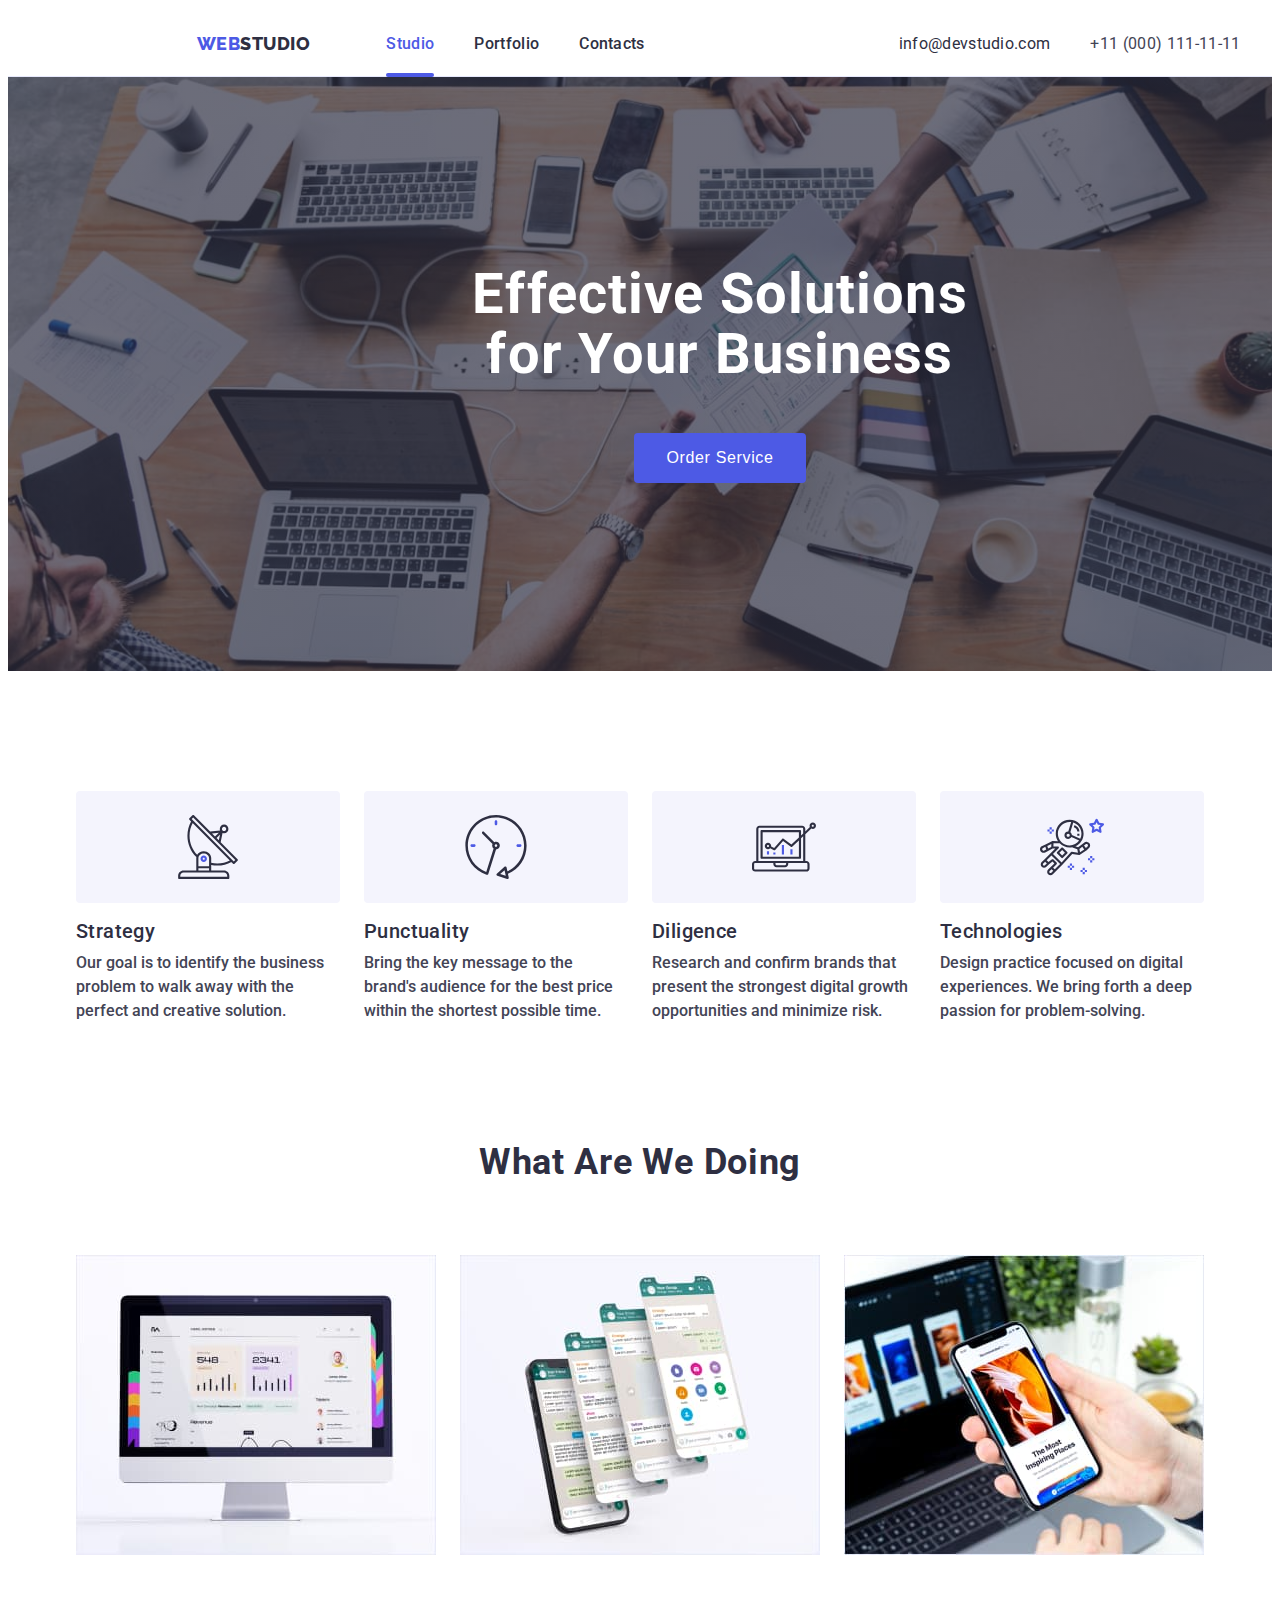
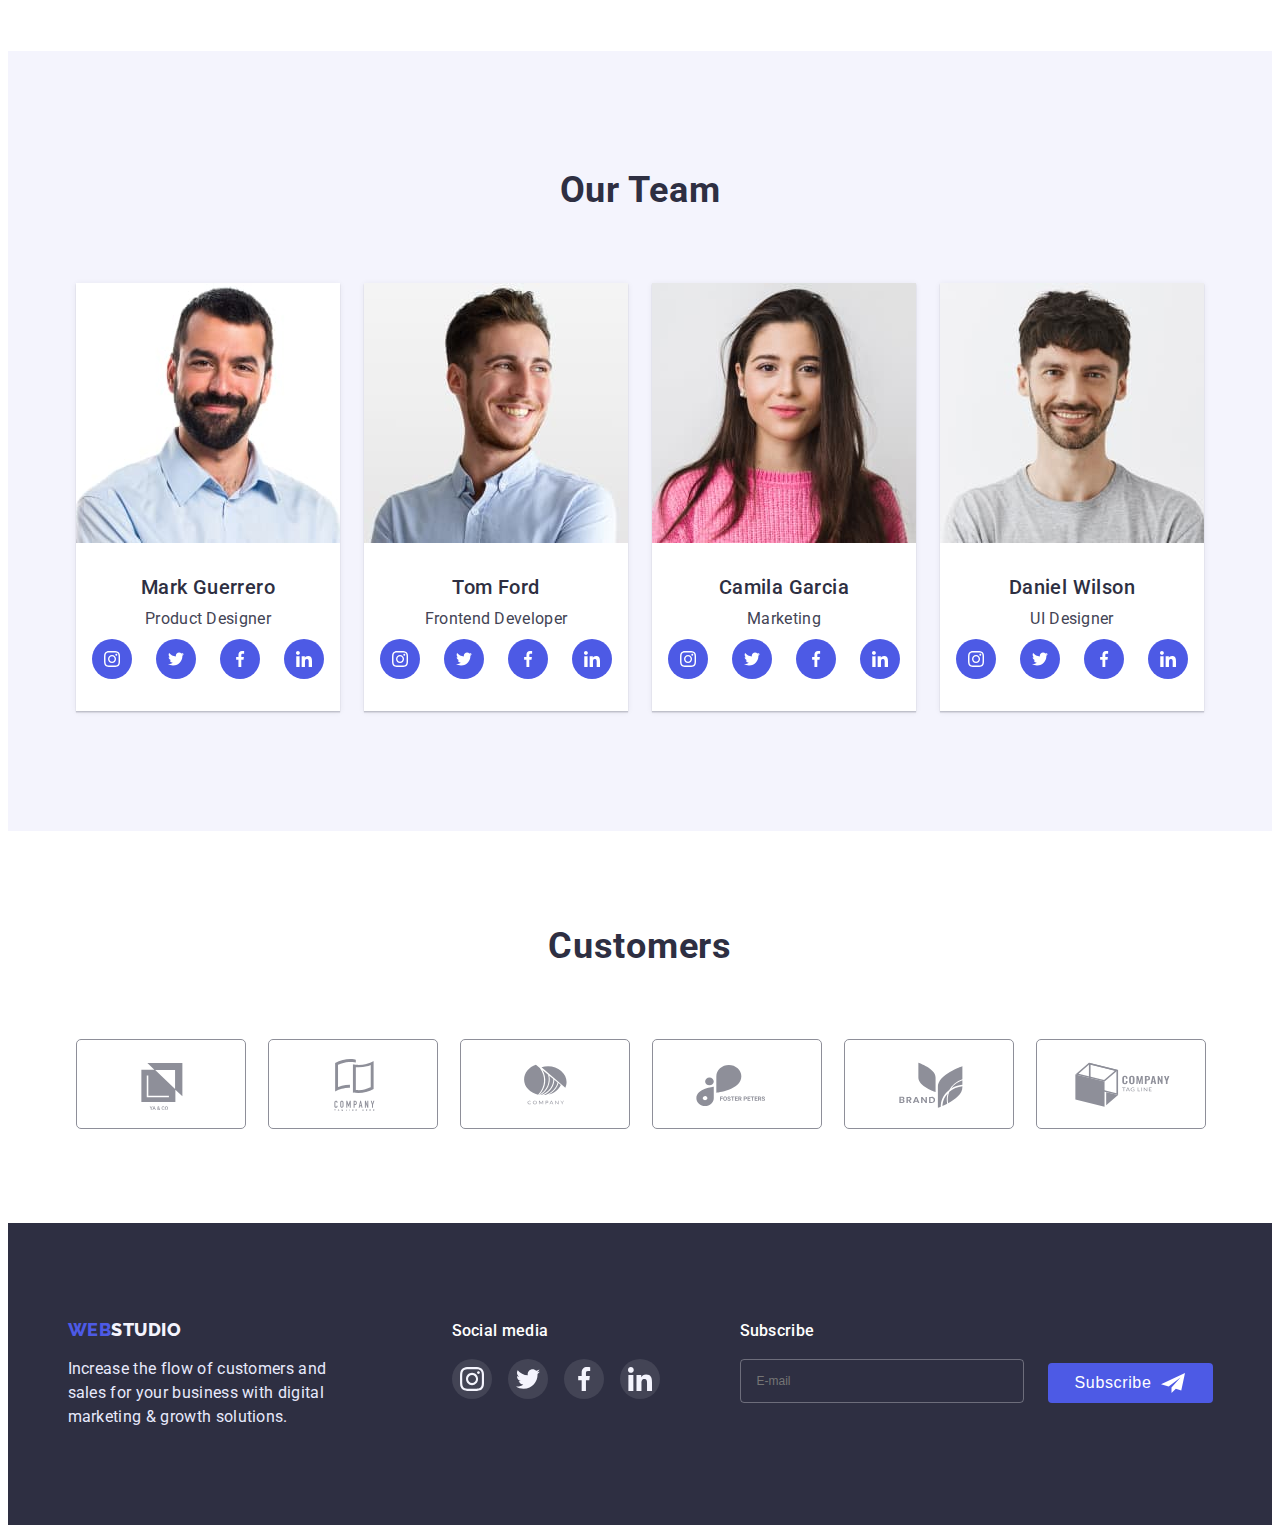
<file: index.html>
<!DOCTYPE html>
<html lang="en">
  <head>
    <meta charset="UTF-8" />
    <meta http-equiv="X-UA-Compatible" content="IE=edge" />
    <meta name="viewport" content="width=device-width, initial-scale=1.0" />
    <title>Webstudio</title>
    <link rel="preconnect" href="https://fonts.googleapis.com" />
    <link rel="preconnect" href="https://fonts.gstatic.com" crossorigin />
    <link
      href="https://fonts.googleapis.com/css2?family=Raleway:wght@800&family=Roboto:wght@400;500;700;900&display=swap"
      rel="stylesheet"
    />
    <link
      rel="stylesheet"
      href="https://cdnjs.cloudflare.com/ajax/libs/modern-normalize/1.1.0/modern-normalize.min.css"
      integrity="sha512-wpPYUAdjBVSE4KJnH1VR1HeZfpl1ub8YT/NKx4PuQ5NmX2tKuGu6U/JRp5y+Y8XG2tV+wKQpNHVUX03MfMFn9Q=="
      crossorigin="anonymous"
      referrerpolicy="no-referrer"
    />
    <link rel="stylesheet" href="./css/styles.css" />
    <link rel="stylesheet" href="./css/mobile.css" />
    <link rel="stylesheet" href="./css/tablet.css" />
    <link rel="stylesheet" href="./css/desktop.css" />
  </head>
  <body>
    <!-- Site header -->
    <header class="header">
      <div class="container header-container">
        <nav class="header-navigation">
          <a href="./index.html" class="logo link"
            ><span class="accent">Web</span>Studio</a
          >
          <ul class="site-nav list">
            <li>
              <a href="./index.html" class="link-header current link">Studio</a>
            </li>
            <li>
              <a href="./portfolio.html" class="link-header link">Portfolio</a>
            </li>
            <li><a href="#" class="link-header link">Contacts</a></li>
          </ul>
        </nav>
        <address class="address">
          <ul class="auth-nav list">
            <li>
              <a href="mailto:info@devstudio.com" class="link-mail link"
                >info@devstudio.com</a
              >
            </li>
            <li>
              <a href="tel:+110001111111" class="link-tel link"
                >+11 (000) 111-11-11</a
              >
            </li>
          </ul>
        </address>
        <btn class="menu-open-btn" data-menu-open>
          <svg class="menu-open-icon" width="32" height="22">
            <use href="./images/symbol-defs.svg#icon-charm_menu-hamburger"></use>
          </svg></button>
        <!-- <btn class="menu-open-btn" data-menu-open><img class="gamburger" src="./images/charm_menu-hamburger.jpg"></button> -->
      </div>
      <div class="mob-menu is-hidden" data-menu>
        <div class="container mob-container">
          <div>
            <btn class="modal-close" type="button" data-menu-close>
              <svg class="modal-icon" width="8" height="8">
                <use
                  href="./images/symbol-defs.svg#icon-close-black-18dp-2-1"
                ></use>
              </svg>
            </btn>
            <nav>
              <ul class="mob-menu-list list">
                <li class="mob-menu-item">
                  <a href="./index.html" class="mob-menu-link current link">Studio</a>
                </li>
                <li class="mob-menu-item">
                  <a href="#" class="mob-menu-link link">Portfolio</a>
                </li>
                <li class="mob-menu-item">
                  <a href="#" class="mob-menu-link link">Contacts</a>
                </li>
              </ul>
            </nav>
          </div>
            <div class="mob-menu-kontakt ">
            <a href="tel:+110001111111" class="mob-menu-tel link"
                    >+11 (000) 111-11-11</a>
                    <a href="mailto:info@devstudio.com" class="mob-menu-mail link"
                    >info@devstudio.com</a>
                              <ul class="mob-soc-list list">
                    <li class="mob-soc-item">
                      <a href="" class="mob-soc-link link">
                        <svg class="mob-soc-icon" width="16" height="16">
                          <use
                            href="./images/symbol-defs.svg#icon-instagram-2"
                          ></use>
                        </svg>
                      </a>
                    </li>
                    <li class="mob-soc-item">
                      <a href="" class="mob-soc-link link">
                        <svg class="mob-soc-icon" width="16" height="16">
                          <use
                            href="./images/symbol-defs.svg#icon-twitter-1"
                          ></use>
                        </svg>
                      </a>
                    </li>
                    <li class="mob-soc-item">
                      <a href="" class="mob-soc-link link">
                        <svg class="mob-soc-icon" width="16" height="16">
                          <use
                            href="./images/symbol-defs.svg#icon-facebook-1"
                          ></use>
                        </svg>
                      </a>
                    </li>
                    <li class="mob-soc-item">
                      <a href="" class="mob-soc-link link">
                        <svg class="mob-soc-icon" width="16" height="16">
                          <use
                            href="./images/symbol-defs.svg#icon-linkedin-1"
                          ></use>
                        </svg>
                      </a>
                    </li>
                  </ul> 
              </div>
        </div>       
          </header>
    <!-- Hero -->
    <main>
      <section class="hero">
        <div class="container hero-container">
          <h1 class="hero-title">Effective Solutions for Your Business</h1>
          <button class="button" data-modal-open type="button">
            Order Service
          </button>
        </div>
      </section>
      <!-- Features -->
      <section class="features">
        <div class="container features-container">
          <h2 class="visually-hidden">Our Features</h2>
          <ul class="features-list list">
            <li class="features-item">
              <div class="features-icon">
                <svg class="feature-icon" widht="64" height="64">
                  <use href="./images/symbol-defs.svg#icon-antenna-1"></use>
                </svg>
              </div>
              <h3 class="title">Strategy</h3>
              <p class="features-subtitle">
                Our goal is to identify the business problem to walk away with
                the perfect and creative solution.
              </p>
            </li>
            <li class="features-item">
              <div class="features-icon">
                <svg class="feature-icon" widht="64" height="64">
                  <use href="./images/symbol-defs.svg#icon-clock-1"></use>
                </svg>
              </div>
              <h3 class="title">Punctuality</h3>
              <p class="features-subtitle">
                Bring the key message to the brand's audience for the best price
                within the shortest possible time.
              </p>
            </li>
            <li class="features-item">
              <div class="features-icon">
                <svg class="feature-icon" width="64" height="64">
                  <use href="./images/symbol-defs.svg#icon-diagram-1"></use>
                </svg>
              </div>
              <h3 class="title">Diligence</h3>
              <p class="features-subtitle">
                Research and confirm brands that present the strongest digital
                growth opportunities and minimize risk.
              </p>
            </li>
            <li class="features-item">
              <div class="features-icon">
                <svg class="feature-icon" width="64" height="64">
                  <use href="./images/symbol-defs.svg#icon-astronaut-1"></use>
                </svg>
              </div>
              <h3 class="title">Technologies</h3>
              <p class="features-subtitle">
                Design practice focused on digital experiences. We bring forth a
                deep passion for problem-solving.
              </p>
            </li>
          </ul>
        </div>
      </section>
      <!-- work examples -->
      <section class="examples">
        <div class="container examples-container">
          <h2 class="section-title">What are we doing</h2>
          <ul class="examples-list list">
            <!--  class="examples-item" -->
            <li class="examples-item">
              <img
              srcset="./images/monitor_2.jpg 2x"
                src="./images/monitor.jpg"
                alt="computer monitor"
                width="360"
                height="300"
              />
            </li>
            <li class="examples-item">
              <img
              srcset="./images/application_2.jpg 2x"
                src="./images/application.jpg"
                alt="application on the phone"
                width="360"
                height="300"
              />
            </li>
            <li class="examples-item">
              <img
              srcset="./images/telefon_2.jpg 2x"
                src="./images/telefon.jpg"
                alt="mobile telefon"
                width="360"
                height="300"
              />
            </li>
          </ul>
        </div>
      </section>
      <!-- Our Team -->
      <section class="team">
        <div class="container team-container">
          <h2 class="title-our-team">Our Team</h2>
          <ul class="team-list list">
            <li class="pic">
              <img
              srcset="./images/Mark_Guerrero_des_2.jpg 2x"
                src="./images/Mark_Guerrero.jpg"
                alt="Product Designer Mark_Guerrero"
                width="264"
                height="260"
              />
              <div class="team-desc">
                <h3 class="team-title">Mark Guerrero</h3>
                <p class="team-subtitle">Product Designer</p>
                <ul class="team-soc-list list">
                  <li class="team-soc-item">
                    <a href="" class="team-soc-link link">
                      <svg class="team-soc-icon" width="16" height="16">
                        <use
                          href="./images/symbol-defs.svg#icon-instagram-2"
                        ></use>
                      </svg>
                    </a>
                  </li>
                  <li class="team-soc-item">
                    <a href="" class="team-soc-link link">
                      <svg class="team-soc-icon" width="16" height="16">
                        <use
                          href="./images/symbol-defs.svg#icon-twitter-1"
                        ></use>
                      </svg>
                    </a>
                  </li>
                  <li class="team-soc-item">
                    <a href="" class="team-soc-link link">
                      <svg class="team-soc-icon" width="16" height="16">
                        <use
                          href="./images/symbol-defs.svg#icon-facebook-1"
                        ></use>
                      </svg>
                    </a>
                  </li>
                  <li class="team-soc-item">
                    <a href="" class="team-soc-link link">
                      <svg class="team-soc-icon" width="16" height="16">
                        <use
                          href="./images/symbol-defs.svg#icon-linkedin-1"
                        ></use>
                      </svg>
                    </a>
                  </li>
                </ul>
              </div>
            </li>
            <li class="pic">
              <img
              srcset="./images/Tom_Ford_des_2.jpg 2x"
                src="./images/Tom_Ford.jpg"
                alt="Frontend Developer Tom Ford"
                width="264"
                height="260"
              />
              <div class="team-desc">
                <h3 class="team-title">Tom Ford</h3>
                <p class="team-subtitle">Frontend Developer</p>
                <ul class="team-soc-list list">
                  <li class="team-soc-item">
                    <a href="" class="team-soc-link link">
                      <svg class="team-soc-icon" width="16" height="16">
                        <use
                          href="./images/symbol-defs.svg#icon-instagram-2"
                        ></use>
                      </svg>
                    </a>
                  </li>
                  <li class="team-soc-item">
                    <a href="" class="team-soc-link link">
                      <svg class="team-soc-icon" width="16" height="16">
                        <use
                          href="./images/symbol-defs.svg#icon-twitter-1"
                        ></use>
                      </svg>
                    </a>
                  </li>
                  <li class="team-soc-item">
                    <a href="" class="team-soc-link link">
                      <svg class="team-soc-icon" width="16" height="16">
                        <use
                          href="./images/symbol-defs.svg#icon-facebook-1"
                        ></use>
                      </svg>
                    </a>
                  </li>
                  <li class="team-soc-item">
                    <a href="" class="team-soc-link link">
                      <svg class="team-soc-icon" width="16" height="16">
                        <use
                          href="./images/symbol-defs.svg#icon-linkedin-1"
                        ></use>
                      </svg>
                    </a>
                  </li>
                </ul>
              </div>
            </li>
            <li class="pic">
              <img
              srcset="./images/Camila_Garcia_des_2.jpg 2x"
                src="./images/Camila_Garcia.jpg"
                alt="Marketing Camila Garcia"
                width="264"
                height="260"
              />
              <div class="team-desc">
                <h3 class="team-title">Camila Garcia</h3>
                <p class="team-subtitle">Marketing</p>
                <ul class="team-soc-list list">
                  <li class="team-soc-item">
                    <a href="" class="team-soc-link link">
                      <svg class="team-soc-icon" width="16" height="16">
                        <use
                          href="./images/symbol-defs.svg#icon-instagram-2"
                        ></use>
                      </svg>
                    </a>
                  </li>
                  <li class="team-soc-item">
                    <a href="" class="team-soc-link link">
                      <svg class="team-soc-icon" width="16" height="16">
                        <use
                          href="./images/symbol-defs.svg#icon-twitter-1"
                        ></use>
                      </svg>
                    </a>
                  </li>
                  <li class="team-soc-item">
                    <a href="" class="team-soc-link link">
                      <svg class="team-soc-icon" width="16" height="16">
                        <use
                          href="./images/symbol-defs.svg#icon-facebook-1"
                        ></use>
                      </svg>
                    </a>
                  </li>
                  <li class="team-soc-item">
                    <a href="" class="team-soc-link link">
                      <svg class="team-soc-icon" width="16" height="16">
                        <use
                          href="./images/symbol-defs.svg#icon-linkedin-1"
                        ></use>
                      </svg>
                    </a>
                  </li>
                </ul>
              </div>
            </li>
            <li class="pic">
              <img
              srcset="./images/Daniel_Wilson_des_2.jpg 2x"
                src="./images/Daniel_Wilson.jpg"
                alt="UI Designer Daniel Wilson"
                width="264"
                height="260"
              />
              <div class="team-desc">
                <h3 class="team-title">Daniel Wilson</h3>
                <p class="team-subtitle">UI Designer</p>
                <ul class="team-soc-list list">
                  <li class="team-soc-item">
                    <a href="" class="team-soc-link link">
                      <svg class="team-soc-icon" width="16" height="16">
                        <use
                          href="./images/symbol-defs.svg#icon-instagram-2"
                        ></use>
                      </svg>
                    </a>
                  </li>
                  <li class="team-soc-item">
                    <a href="" class="team-soc-link link">
                      <svg class="team-soc-icon" width="16" height="16">
                        <use
                          href="./images/symbol-defs.svg#icon-twitter-1"
                        ></use>
                      </svg>
                    </a>
                  </li>
                  <li class="team-soc-item">
                    <a href="" class="team-soc-link link">
                      <svg class="team-soc-icon" width="16" height="16">
                        <use
                          href="./images/symbol-defs.svg#icon-facebook-1"
                        ></use>
                      </svg>
                    </a>
                  </li>
                  <li class="team-soc-item">
                    <a href="" class="team-soc-link link">
                      <svg class="team-soc-icon" width="16" height="16">
                        <use
                          href="./images/symbol-defs.svg#icon-linkedin-1"
                        ></use>
                      </svg>
                    </a>
                  </li>
                </ul>
              </div>
            </li>
          </ul>
        </div>
      </section>
      
      <!-- ----------Customers--------- -->
      <section class="customers">
        <div class="container customers-container">
          <h2 class="section-title">Customers</h2>
          <ul class="customers-list list">
            <li class="customers-item">
              <a href="" class="customers-link link">
                <svg class="customers-icon" width="104" height="56">
                  <use href="./images/symbol-defs.svg#icon-Logo"></use>
                </svg>
              </a>
            </li>
            <li class="customers-item">
              <a href="" class="customers-link link">
                <svg class="customers-icon" width="104" height="56">
                  <use href="./images/symbol-defs.svg#icon-Logo_2"></use>
                </svg>
              </a>
            </li>
            <li class="customers-item">
              <a href="" class="customers-link link">
                <svg class="customers-icon" width="104" height="56">
                  <use href="./images/symbol-defs.svg#icon-Logo_3"></use>
                </svg>
              </a>
            </li>
            <li class="customers-item">
              <a href="" class="customers-link link">
                <svg class="customers-icon" width="104" height="56">
                  <use href="./images/symbol-defs.svg#icon-Logo_4"></use>
                </svg>
              </a>
            </li>
            <li class="customers-item">
              <a href="" class="customers-link link">
                <svg class="customers-icon" widht="104" height="56">
                  <use href="./images/symbol-defs.svg#icon-Logo_5"></use>
                </svg>
              </a>
            </li>
            <li class="customers-item">
              <a href="" class="customers-link link">
                <svg class="customers-icon" widht="104" height="56">
                  <use href="./images/symbol-defs.svg#icon-Logo_6"></use>
                </svg>
              </a>
            </li>
          </ul>
        </div>
      </section>
    </main>
    <!-- ------------ Footer----------- -->
    <footer class="footer">
      <div class="container footer-container">
        <div class="webstudio">
          <a href="./index.html" class="logo-footer link"
            ><span class="accent">Web</span>Studio</a
          >
          <p class="footer-subtitle">
            Increase the flow of customers and sales for your business with
            digital marketing & growth solutions.
          </p>
        </div>
        <div class="socialmedia">
          <p class="soc-footer-subtitle">Social media</p>
          <ul class="soc-footer-list list">
            <li class="soc-footer-item">
              <a href="" class="soc-footer-link link">
                <svg class="footer-icon" width="24" height="24">
                  <use href="./images/symbol-defs.svg#icon-instagram-2"></use>
                </svg>
              </a>
            </li>
            <li class="soc-footer-item">
              <a href="" class="soc-footer-link link">
                <svg class="footer-icon" width="24" height="24">
                  <use href="./images/symbol-defs.svg#icon-twitter-1"></use>
                </svg>
              </a>
            </li>
            <li class="soc-footer-item">
              <a href="" class="soc-footer-link link">
                <svg class="footer-icon" width="24" height="24">
                  <use href="./images/symbol-defs.svg#icon-facebook-1"></use>
                </svg>
              </a>
            </li>
            <li class="soc-footer-item">
              <a href="" class="soc-footer-link link">
                <svg class="footer-icon" width="24" height="24">
                  <use href="./images/symbol-defs.svg#icon-linkedin-1"></use>
                </svg>
              </a>
            </li>
          </ul>
        </div>
        <form class="subscribe-form">
          <div class="subscribe-wrap">
            <label class="subscribe-text">Subscribe</label>  
              <input
                type="email"
                class="subscribe-input"
                name="subscribe-email"
                placeholder="E-mail"
                required
              /> 
          </div>
          <button type="submit" class="subscribe-form-submit">Subscribe
            <svg class="subscribe-icon" width="24" height="24">
              <use href="./images/symbol-defs.svg#icon-Frame-3"></use>
            </svg>
          </button>
        </div>      
      </form>
    </footer>
    <!-- ----------- Modal--------- -->
    <div class="backdrop is-hidden" data-modal>
      <div class="modal">
          <btn class="modal-close" type="button" data-modal-close>
            <svg class="modal-icon" width="8" height="8">
              <use
                href="./images/symbol-defs.svg#icon-close-black-18dp-2-1"
              ></use>
            </svg>
          </btn>        
        <p class="modal-title">Leave your contacts and we will call you back</p>
        <form class="modal-form">
          <div class="modal-field">
            <label for="user-name" class="modal-input-text">Name</label>
            <div class="input-wrap">
              <input
                type="text"
                class="modal-input"
                name="user-name"
                id="user-name"
                placeholder="Olena"
                required
              />
              <svg class="modal-input-icon" width="18" height="18">
                <use href="./images/symbol-defs.svg#icon-person-black"></use>
              </svg>
            </div>
          </div>
          <div class="modal-field">
            <label for="user-phone" class="modal-input-text">Phone</label>
            <div class="input-wrap">
              <input
                type="tel"
                class="modal-input"
                name="user-phone"
                id="user-phone"
                placeholder="+380 (67) 111-11-11"
                required
              />
              <svg class="modal-input-icon" width="18" height="18">
                <use href="./images/symbol-defs.svg#icon-phone"></use>
              </svg>
            </div>
          </div>
          <div class="modal-field">
            <label for="user-email" class="modal-input-text">Email</label>
            <div class="input-wrap">
              <input
                type="email"
                class="modal-input"
                name="user-email"
                id="user-email"
                placeholder="olena@mail.com"
                required
              />
              <svg class="modal-input-icon" width="18" height="18">
                <use href="./images/symbol-defs.svg#icon-email"></use>
              </svg>
            </div>
          </div>
          <div class="modal-field">
            <label for="user-comment" class="modal-input-text">Comment</label>
            <div class="input-wrap">
              <textarea
                name="user-comment"
                id="user-comment"
                class="modal-comment"
                placeholder="Text input"
              ></textarea>
            </div>
          </div>
          <div class="modal-field">
            <input
              type="checkbox"
              name="accept"
              id="accept"
              value="true"
              class="modal-check visually-hidden"
              required
            />
            <label for="accept" class="check-text">
              <span>
                <svg class="check-icon" width="10" height="8">
                  <use href="./images/symbol-defs.svg#icon-Vector"></use>
                </svg>
              </span>
              I accept the terms and conditions of the&nbsp;<a
                href=""
                class="check-policy"
                >Privacy Policy</a
              ></label
            >
          </div>
          <button type="submit" class="modal-form-submit">Send</button>
        </form>
      </div>
    </div>
    <script src="./js/modal.js"></script>
    <script src="./js/menu.js"></script>
  </body>
</html>
</file>
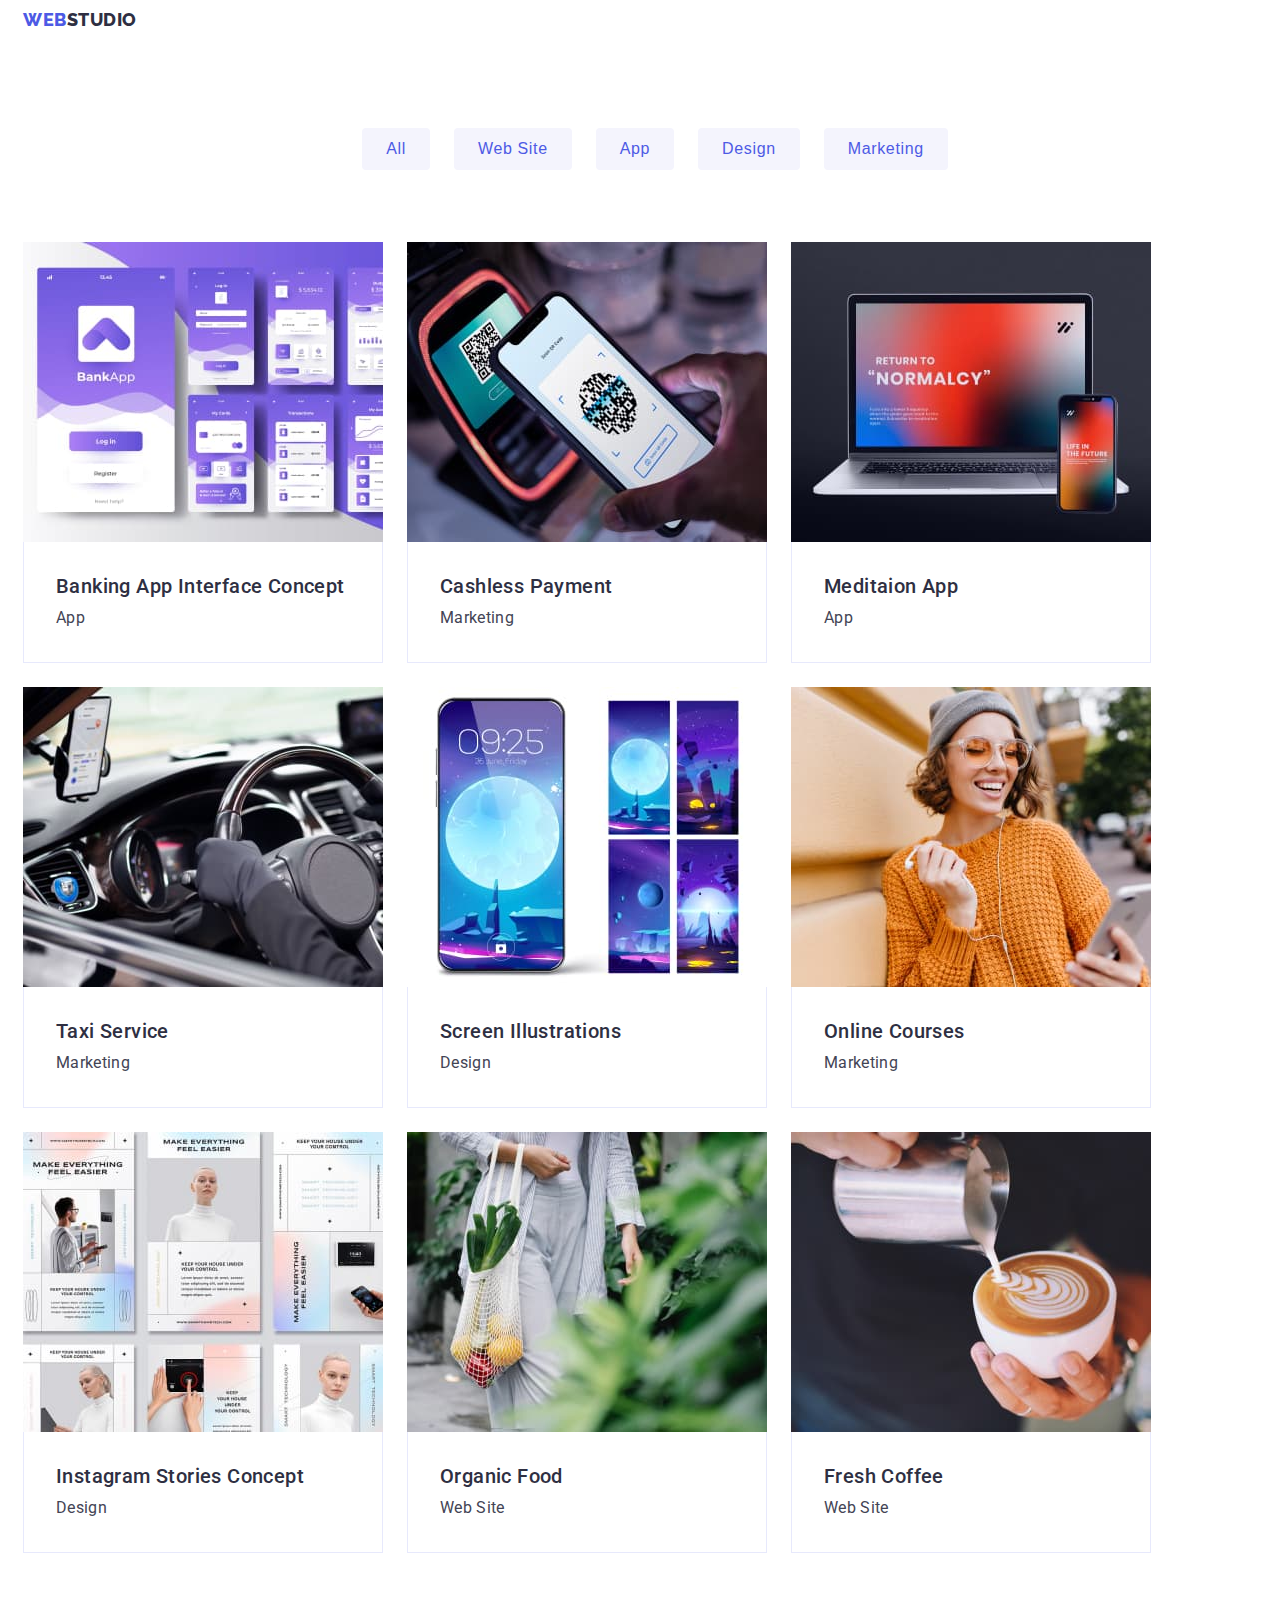
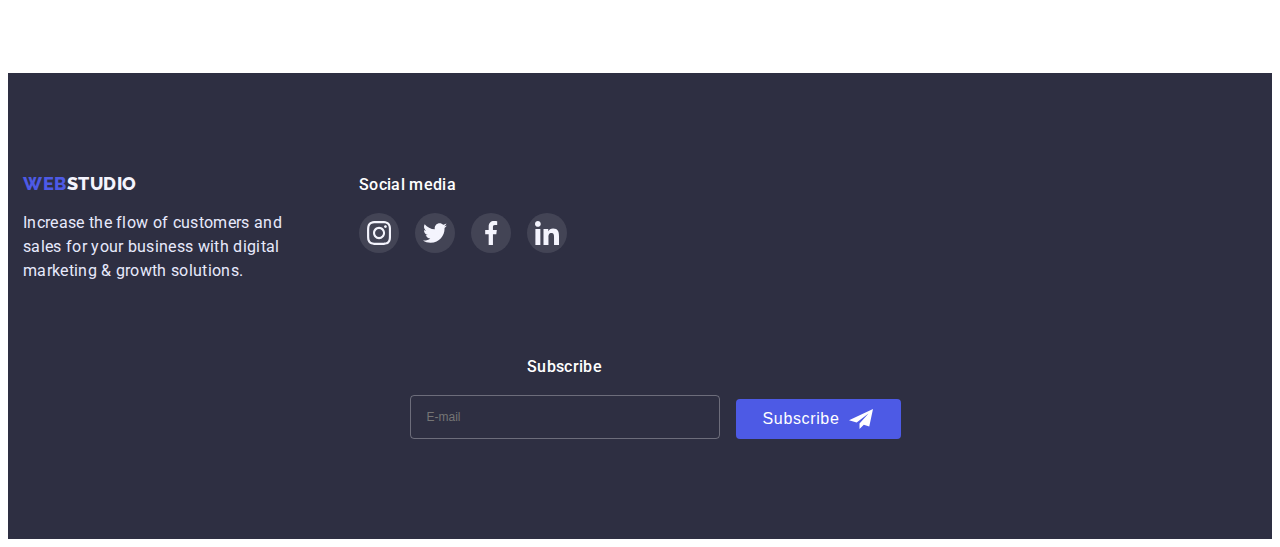
<file: portfolio.html>
<!DOCTYPE html>
<html lang="en">
  <head>
    <meta charset="UTF-8" />
    <meta http-equiv="X-UA-Compatible" content="IE=edge" />
    <meta name="viewport" content="width=device-width, initial-scale=1.0" />
    <title>Webstudio</title>
    <link rel="preconnect" href="https://fonts.googleapis.com" />
    <link rel="preconnect" href="https://fonts.gstatic.com" crossorigin />
    <link
      href="https://fonts.googleapis.com/css2?family=Raleway:wght@800&family=Roboto:wght@400;500;700;900&display=swap"
      rel="stylesheet"
    />
    <link
      rel="stylesheet"
      href="https://cdnjs.cloudflare.com/ajax/libs/modern-normalize/1.1.0/modern-normalize.min.css"
      integrity="sha512-wpPYUAdjBVSE4KJnH1VR1HeZfpl1ub8YT/NKx4PuQ5NmX2tKuGu6U/JRp5y+Y8XG2tV+wKQpNHVUX03MfMFn9Q=="
      crossorigin="anonymous"
      referrerpolicy="no-referrer"
    />
    <link rel="stylesheet" href="./css/styles.css" />
  </head>
  <body>
    <!-- Site header -->
    <header class="header">
      <div class="container header-container">
        <nav class="header-navigation">
          <a href="./index.html" class="logo link"
            ><span class="accent">Web</span>Studio</a
          >
          <ul class="site-nav list">
            <li>
              <a href="./index.html" class="link-header link">Studio</a>
            </li>
            <li>
              <a href="./portfolio.html" class="link-header current link"
                >Portfolio</a
              >
            </li>
            <li><a href="#" class="link-header link">Contacts</a></li>
          </ul>
        </nav>
        <address class="address">
          <ul class="auth-nav list">
            <li>
              <a href="mailto:info@devstudio.com" class="link-mail link"
                >info@devstudio.com</a
              >
            </li>
            <li>
              <a href="tel:+110001111111" class="link-tel link"
                >+11 (000) 111-11-11</a
              >
            </li>
          </ul>
        </address>
      </div>
    </header>
    <main>
      <section class="image">
        <div class="container">
          <ul class="image-btn list">
            <li>
              <button type="button">All</button>
            </li>
            <li>
              <button type="button">Web Site</button>
            </li>
            <li>
              <button type="button">App</button>
            </li>
            <li>
              <button type="button">Design</button>
            </li>
            <li>
              <button type="button">Marketing</button>
            </li>
          </ul>
          <!-- Portfolio img  -->
          <h1 class="visually-hidden">Portfolio</h1>
          <ul class="picture list">
            <li class="picture-item-list list">
              <a href="" class="picture-item-link">
                <div class="portfolio-top-wrap">
                  <img
                    src="./images/banking_app.jpg"
                    alt="Banking App Interface Concept"
                    width="360"
                    height="300"
                  />
                  <p class="portfolio-top-text">
                    14 Stylish and User-Friendly App Design Concepts · Task
                    Manager App · Calorie Tracker App · Exotic Fruit Ecommerce
                    App · Cloud Storage App
                  </p>
                </div>
                <div class="tittle-brd">
                  <h2 class="picture-title">Banking App Interface Concept</h2>
                  <p class="picture-subtitle">App</p>
                </div>
              </a>
            </li>
            <li class="picture-item-list list">
              <a href="" class="picture-item-link">
                <div class="portfolio-top-wrap">
                  <img
                    src="./images/cashless_payment.jpg"
                    alt="Cashless Payment"
                    width="360"
                    height="300"
                  />
                  <p class="portfolio-top-text">
                    14 Stylish and User-Friendly App Design Concepts · Task
                    Manager App · Calorie Tracker App · Exotic Fruit Ecommerce
                    App · Cloud Storage App
                  </p>
                </div>
                <div class="tittle-brd">
                  <h2 class="picture-title">Cashless Payment</h2>
                  <p class="picture-subtitle">Marketing</p>
                </div>
              </a>
            </li>
            <li class="picture-item-list list">
              <a href="" class="picture-item-link">
                <div class="portfolio-top-wrap">
                  <img
                    src="./images/meditaion_app.jpg"
                    alt="Meditaion App"
                    width="360"
                    height="300"
                  />
                  <p class="portfolio-top-text">
                    14 Stylish and User-Friendly App Design Concepts · Task
                    Manager App · Calorie Tracker App · Exotic Fruit Ecommerce
                    App · Cloud Storage App
                  </p>
                </div>
                <div class="tittle-brd">
                  <h2 class="picture-title">Meditaion App</h2>
                  <p class="picture-subtitle">App</p>
                </div>
              </a>
            </li>
            <li class="picture-item-list list">
              <a href="" class="picture-item-link">
                <div class="portfolio-top-wrap">
                  <img
                    src="./images/taxi_service.jpg"
                    alt="Taxi Service"
                    width="360"
                    height="300"
                  />
                  <p class="portfolio-top-text">
                    14 Stylish and User-Friendly App Design Concepts · Task
                    Manager App · Calorie Tracker App · Exotic Fruit Ecommerce
                    App · Cloud Storage App
                  </p>
                </div>
                <div class="tittle-brd">
                  <h2 class="picture-title">Taxi Service</h2>
                  <p class="picture-subtitle">Marketing</p>
                </div>
              </a>
            </li>
            <li class="picture-item-list list">
              <a href="" class="picture-item-link">
                <div class="portfolio-top-wrap">
                  <img
                    src="./images/screen_illustrations.jpg"
                    alt="Screen Illustrations"
                    width="360"
                    height="300"
                  />
                  <p class="portfolio-top-text">
                    14 Stylish and User-Friendly App Design Concepts · Task
                    Manager App · Calorie Tracker App · Exotic Fruit Ecommerce
                    App · Cloud Storage App
                  </p>
                </div>
                <div class="tittle-brd">
                  <h2 class="picture-title">Screen Illustrations</h2>
                  <p class="picture-subtitle">Design</p>
                </div>
              </a>
            </li>
            <li class="picture-item-list list">
              <a href="" class="picture-item-link">
                <div class="portfolio-top-wrap">
                  <img
                    src="./images/online_courses.jpg"
                    alt="Online Courses"
                    width="360"
                    height="300"
                  />
                  <p class="portfolio-top-text">
                    14 Stylish and User-Friendly App Design Concepts · Task
                    Manager App · Calorie Tracker App · Exotic Fruit Ecommerce
                    App · Cloud Storage App
                  </p>
                </div>
                <div class="tittle-brd">
                  <h2 class="picture-title">Online Courses</h2>
                  <p class="picture-subtitle">Marketing</p>
                </div>
              </a>
            </li>
            <li class="picture-item-list list">
              <a href="" class="picture-item-link">
                <div class="portfolio-top-wrap">
                  <img
                    src="./images/instagram_stories_concept.jpg"
                    alt="Instagram Stories Concept"
                    width="360"
                    height="300"
                  />
                  <p class="portfolio-top-text">
                    14 Stylish and User-Friendly App Design Concepts · Task
                    Manager App · Calorie Tracker App · Exotic Fruit Ecommerce
                    App · Cloud Storage App
                  </p>
                </div>
                <div class="tittle-brd">
                  <h2 class="picture-title">Instagram Stories Concept</h2>
                  <p class="picture-subtitle">Design</p>
                </div>
              </a>
            </li>
            <li class="picture-item-list list">
              <a href="" class="picture-item-link">
                <div class="portfolio-top-wrap">
                  <img
                    src="./images/organic_food.jpg"
                    alt="Organic Food"
                    width="360"
                    height="300"
                  />
                  <p class="portfolio-top-text">
                    14 Stylish and User-Friendly App Design Concepts · Task
                    Manager App · Calorie Tracker App · Exotic Fruit Ecommerce
                    App · Cloud Storage App
                  </p>
                </div>
                <div class="tittle-brd">
                  <h2 class="picture-title">Organic Food</h2>
                  <p class="picture-subtitle">Web Site</p>
                </div>
              </a>
            </li>
            <li class="picture-item-list list">
              <a href="" class="picture-item-link">
                <div class="portfolio-top-wrap">
                  <img
                    src="./images/fresh_coffee.jpg"
                    alt="Fresh Coffee"
                    width="360"
                    height="300"
                  />
                  <p class="portfolio-top-text">
                    14 Stylish and User-Friendly App Design Concepts · Task
                    Manager App · Calorie Tracker App · Exotic Fruit Ecommerce
                    App · Cloud Storage App
                  </p>
                </div>
                <div class="tittle-brd">
                  <h2 class="picture-title">Fresh Coffee</h2>
                  <p class="picture-subtitle">Web Site</p>
                </div>
              </a>
            </li>
          </ul>
        </div>
      </section>
    </main>
    <footer class="footer">
      <div class="container footer-container">
        <div>
          <a href="./index.html" class="logo-footer link"
            ><span class="accent">Web</span>Studio</a
          >
          <p class="footer-subtitle">
            Increase the flow of customers and sales for your business with
            digital marketing & growth solutions.
          </p>
        </div>
        <div>
          <p class="soc-footer-subtitle">Social media</p>
          <ul class="soc-footer-list list">
            <li class="soc-footer-item">
              <a href="" class="soc-footer-link link">
                <svg class="footer-icon" width="24" height="24">
                  <use href="./images/symbol-defs.svg#icon-instagram-2"></use>
                </svg>
              </a>
            </li>
            <li class="soc-footer-item">
              <a href="" class="soc-footer-link link">
                <svg class="footer-icon" width="24" height="24">
                  <use href="./images/symbol-defs.svg#icon-twitter-1"></use>
                </svg>
              </a>
            </li>
            <li class="soc-footer-item">
              <a href="" class="soc-footer-link link">
                <svg class="footer-icon" width="24" height="24">
                  <use href="./images/symbol-defs.svg#icon-facebook-1"></use>
                </svg>
              </a>
            </li>
            <li class="soc-footer-item">
              <a href="" class="soc-footer-link link">
                <svg class="footer-icon" width="24" height="24">
                  <use href="./images/symbol-defs.svg#icon-linkedin-1"></use>
                </svg>
              </a>
            </li>
          </ul>
        </div>
        <form class="subscribe-form">
          <div class="subscribe-wrap">
            <label class="subscribe-text">Subscribe</label>  
              <input
                type="email"
                class="subscribe-input"
                name="subscribe-email"
                placeholder="E-mail"
                required
              /> 
          </div>
          <button type="submit" class="subscribe-form-submit">Subscribe
            <svg class="subscribe-icon" width="24" height="24">
              <use href="./images/symbol-defs.svg#icon-Frame-3"></use>
            </svg>
          </button>
        </div>      
      </form>
      </div>
    </footer>
  </body>
</html>
</file>
<file: css/styles.css>
/* Navigation & heading text NAVY BLUE #2E2F42 */
/* Body text SLATE #434455 */
/* Accent IRIS #4D5AE5*/
/* Hero text WHITE #FFFFFF */
/* Primary background color NAVY BLUE #2E2F42 */
/* Secondary background color CLOUD #F4F4FD*/

:root {
  --accent-color: #4d5ae5;
  --body-text: #434455;
  --heading-text: #2e2f42;
  --primary-wh-color: #ffffff;
  --primary-background-color: #2e2f42;
  --secondary-background-color: #f4f4fd;
  --bgk-btn: #404bbf;
  --grd: linear-gradient(rgba(46, 47, 66, 0.7), rgba(46, 47, 66, 0.7));
  --transition-property: color;
  --transition-duration: 250ms;
}

body {
  background-color: var(--primary-wh-color);
  color: var(--body-text);
  font-family: "roboto", sans-serif;
}

h1,
h2,
h3,
h4,
h5,
h6,
p {
  margin: 0;
}

ul {
  margin: 0;
  padding-left: 0;
}

img {
  display: block;
  max-width: 100%;
  height: auto;
  width: 100%;
}

.no-scroll {
  overflow: hidden;
}

.container {
  width: 100%;
  padding-left: 15px;
  padding-right: 15px;
  margin-left: auto;
  margin-right: auto;
  /* outline: 2px solid red; */
}

button {
  min-width: 165px;
  padding: 16px 32px;
  border-radius: 4px;
  cursor: pointer;
  border: transparent;
  background-color: var(--accent-color);
  font-weight: 500;
  font-size: 16px;
  letter-spacing: 0.04em;
  color: var(--primary-wh-color);
  transition: background-color var(--transition-duration)
    cubic-bezier(0.4, 0, 0.2, 1);
}

.button:is(:hover, :focus) {
  background-color: var(--bgk-btn);
}

.logo {
  font-family: "raleway", sans-serif;
  font-weight: 800;
  font-size: 18px;
  line-height: 1.33;
  letter-spacing: 0.03em;
  text-transform: uppercase;
  color: var(--heading-text);
  margin-right: 76px;
}

a:hover {
  text-decoration: none;
  cursor: default;
}

.accent {
  color: var(--accent-color);
}

.list {
  list-style: none;
}

.link {
  text-decoration: none;
}

.logo:hover,
.logo:focus {
  color: var(--accent-color);
}

.address {
  display: none;
}

.site-nav {
  display: none;
}
.container.mob-container {
  max-width: 428px;
  height: 100%;
  display: flex;
  flex-direction: column;
  justify-content: space-between;
  overflow-y: auto;
  padding-left: 40px;
}

.mob-menu {
  position: fixed;
  top: 0;
  z-index: 1;
  width: 100%;
  height: 100vh;
  background-color: #ffffff;
  padding-top: 40px;
  padding-bottom: 40px;
}
.modal-close {
  display: block;
  margin-left: auto;
}

.mob-menu-link {
  font-weight: 700;
  font-size: 36px;
  line-height: 1.1;
  letter-spacing: 0.02em;
  color: #2e2f42;
  text-transform: capitalize;
}

.mob-menu-item:not(last-child) {
  margin-bottom: 40px;
}

.mob-menu-kontakt {
  display: flex;
  flex-wrap: wrap;
}
.mob-menu-tel {
  font-weight: 600;
  font-size: 36px;
  line-height: 1.1;
  text-transform: capitalize;
  color: #4d5ae5;
  margin-bottom: 40px;
}
.mob-menu-mail {
  font-weight: 500;
  font-size: 20px;
  line-height: 1.2;
  letter-spacing: 0.02em;
  color: #434455;
  margin-bottom: 48px;
}

.mob-soc-list {
  display: flex;
  justify-content: center;
  gap: 56px;
}
.mob-soc-item {
  width: 40px;
  height: 40px;
}
.mob-soc-link {
  width: 100%;
  height: 100%;
  background-color: var(--accent-color);
  display: flex;
  align-items: center;
  justify-content: center;
  border-radius: 50%;
  color: #ffffff;
  transition: background-color var(--transition-duration)
    cubic-bezier(0.4, 0, 0.2, 1);
}
.mob-soc-icon {
  fill: currentColor;
  cursor: pointer;
}

/* Hero */

.hero {
  text-align: center;
  background-color: var(--primary-background-color);
  background-size: cover;
  max-width: 1440px;
  margin: 0 auto;
}

@media (min-device-pixel-ratio: 2),
  (min-resolution: 192dpi),
  (min-resolution: 2dppx) {
  .hero {
    background-image: var(--grd), url(../images/Dark-bg-mob-2x.jpg);
  }
}

.hero {
  background-image: var(--grd), url(../images/Dark-bg-mob.jpg);
}

.hero-container {
  justify-content: center;
  padding: 0;
  max-width: 100%;
  padding: 112px 56px 112px 54px;
}

.hero-title {
  max-width: 500px;
  font-size: 36px;
  line-height: 1.1;
  letter-spacing: 0.02em;
  color: #ffffff;
  margin-bottom: 48px;
  margin-left: auto;
  margin-right: auto;
}

/* Features */

.features-icon {
  display: flex;
  justify-content: center;
  align-items: center;
  width: 264px;
  height: 112px;
  background-color: #f4f4fd;
  border-radius: 4px;
  margin-bottom: 8px;
  display: none;
}

.section-title {
  font-size: 36px;
  line-height: 1.11;
  letter-spacing: 0.02em;
  text-transform: capitalize;
  color: var(--heading-text);
  text-align: center;
}

.title {
  color: var(--heading-text);
  font-size: 36px;
  line-height: 1.1;
  align-items: center;
  text-align: center;
  letter-spacing: 0.02em;
  text-transform: capitalize;
}

.features-list {
  display: flex;
  gap: 64px;
  flex-wrap: wrap;
  padding-top: 96px;
}

.features-item {
  display: flex;
  flex-wrap: wrap;
  justify-content: center;
  gap: 8px;
}

.visually-hidden {
  position: absolute;
  white-space: nowrap;
  width: 1px;
  height: 1px;
  overflow: hidden;
  border: 0;
  padding: 0;
  clip: rect(0 0 0 0);
  clip-path: inset(50%);
  margin: -1px;
}

.features-subtitle {
  font-weight: 500;
  font-size: 16px;
  line-height: 1.5;
}

/* Work examples */

.examples {
  padding-bottom: 120px;
  margin: 0 auto;
}

.examples-container {
  display: none;
}

.examples-list {
  display: flex;
  margin-top: 72px;
  gap: 24px;
}

.examples-item {
  width: calc((100% - 48px) / 3);
}

/* Our Team */

.team {
  padding-top: 96px;
  padding-bottom: 128px;
  background-color: var(--secondary-background-color);
}

.team-container {
  max-width: 264px;
}

.title-our-team {
  font-size: 36px;
  line-height: 1.11;
  letter-spacing: 0.02em;
  text-transform: capitalize;
  color: var(--heading-text);
  text-align: center;
}

.team-list {
  margin-top: 72px;
  display: flex;
  margin: 0px auto;
  /* gap: 24px; */
  flex-wrap: wrap;
  column-gap: 24px;
}

.pic {
  width: 264px;
  background-color: var(--primary-wh-color);
  margin-top: 72px;
  box-shadow: 0px 1px 6px rgba(46, 47, 66, 0.08),
    0px 1px 1px rgba(46, 47, 66, 0.16), 0px 2px 1px rgba(46, 47, 66, 0.08);
}

@media (min-device-pixel-ratio: 2),
  (-webkit-min-device-pixel-ratio: 2),
  (min-resolution: 192dpi),
  (min-resolution: 2dppx) {
  .pic {
    background-image: url("photo@2x.png");
  }
}

.team-title {
  font-weight: 500;
  font-size: 20px;
  line-height: 1.2;
  letter-spacing: 0.02em;
  color: var(--heading-text);
}

.team-subtitle {
  font-size: 16px;
  line-height: 1.5;
  letter-spacing: 0.02em;
  color: var(--body-text);
  margin-top: 8px;
  margin-bottom: 8px;
}

.team-desc {
  padding: 32px 16px;
  text-align: center;
}

.team-soc-list {
  display: flex;
  justify-content: center;
  gap: 24px;
}

.team-soc-item {
  width: 40px;
  height: 40px;
}

.team-soc-link {
  width: 100%;
  height: 100%;
  background-color: var(--accent-color);
  display: flex;
  align-items: center;
  justify-content: center;
  border-radius: 50%;
  color: #ffffff;
  transition: background-color var(--transition-duration)
    cubic-bezier(0.4, 0, 0.2, 1);
}

.team-soc-icon {
  fill: currentColor;
  cursor: pointer;
}

.team-soc-link:is(:hover, :focus) {
  background-color: var(--bgk-btn);
}

/* <!-- ----------Customers--------- --> */

.customers {
  padding-top: 96px;
  padding-bottom: 96px;
  margin: 0 auto;
}
.customers-container {
  margin: 0 auto;
}

.customers-list {
  display: flex;
  margin-top: 72px;
  flex-wrap: wrap;
  justify-content: center;
  row-gap: 72px;
  column-gap: 16px;
}

.customers-item {
  height: 88px;
  width: 190px;
}

.customers-link {
  width: 100%;
  height: 100%;
  border: 1px solid #8e8f99;
  border-radius: 5px;
  display: flex;
  align-items: center;
  justify-content: center;
  color: #8e8f99;
  cursor: pointer;
}
.customers-icon {
  fill: currentColor;
  transition: border-color var(--transition-duration)
      cubic-bezier(0.4, 0, 0.2, 1),
    var(--transition-property) var(--transition-duration)
      cubic-bezier(0.4, 0, 0.2, 1);
  cursor: pointer;
}

.customers-link:is(:hover, :focus) {
  border-color: var(--bgk-btn);
  color: var(--bgk-btn);
}

/* Portfolio buttons */

.image-btn {
  display: flex;
  gap: 24px;
  margin-bottom: 72px;
  justify-content: center;
}

.image-btn button {
  min-width: 0;
  font-weight: 500;
  font-size: 16px;
  padding: 12px 24px;
  color: var(--accent-color);
  background-color: var(--secondary-background-color);
  cursor: pointer;
  border: transparent;
  transition-property: color, background-color, box-shadow;
  transition-duration: 250ms;
  transition-timing-function: cubic-bezier(0.4, 0, 0.2, 1);
}

button:hover,
button:focus {
  background-color: var(--accent-color);
  color: var(--primary-wh-color);
  box-shadow: 0px 3px 1px rgba(0, 0, 0, 0.1), 0px 2px 1px rgba(0, 0, 0, 0.08),
    0px 2px 2px rgba(0, 0, 0, 0.12);
}

/* Portfolio img */

.image {
  padding-top: 96px;
  padding-bottom: 120px;
}

.picture {
  display: flex;
  flex-wrap: wrap;
  gap: 24px;
}

.picture-item-list {
  display: flex;
  flex-basis: calc ((100% - 48px) / 3);
  width: 360px;
}
.picture-item-list:hover .portfolio-top-text {
  transform: translateY(0%);
  transition: transform var(--transition-duration) cubic-bezier(0.4, 0, 0.2, 1);
}

.picture-item-link {
  display: inline-block;
  text-decoration: none;
  transition: box-shadow var(--transition-duration) cubic-bezier(0.4, 0, 0.2, 1);
}

.picture-item-link:is(:hover, :focus) {
  box-shadow: 0px 1px 6px rgba(46, 47, 66, 0.08),
    0px 1px 1px rgba(46, 47, 66, 0.16), 0px 2px 1px rgba(46, 47, 66, 0.08);
  cursor: pointer;
}

.portfolio-top-text {
  position: absolute;
  top: 0;
  font-size: 16px;
  line-height: 1.5;
  letter-spacing: 0.02em;
  color: var(--secondary-background-color);
  background-color: var(--accent-color);
  padding: 40px 32px;
  height: 100%;
  transform: translateY(100%);
  overflow: auto;
  display: inline-block;
  transition-duration: var(--transition-duration);
}

.portfolio-top-wrap {
  position: relative;
  overflow: hidden;
}

.picture-title {
  font-weight: 500;
  font-size: 20px;
  line-height: 1.2;
  letter-spacing: 0.02em;
  color: var(--heading-text);
  padding-left: 16px;
  margin-bottom: 8px;
}

.picture-subtitle {
  font-size: 16px;
  line-height: 1.5;
  letter-spacing: 0.02em;
  padding-left: 16px;
  color: #434455;
}

.tittle-brd {
  border: 1px solid #e7e9fc;
  border-top: none;
  padding: 32px 16px;
}

/* Footer */

.footer {
  background-color: var(--primary-background-color);
  padding-top: 100px;
  padding-bottom: 100px;
}

.footer-container {
  display: flex;
  flex-wrap: wrap;
  justify-content: normal;
  align-items: baseline;
  gap: 72px;
}

.logo-footer-container {
  display: flex;
  justify-content: center;
}

.logo-footer {
  font-family: "raleway", sans-serif;
  font-weight: 800;
  font-size: 18px;
  line-height: 1.16;
  letter-spacing: 0.03em;
  text-transform: uppercase;
  color: #f4f4fd;
}

.footer-subtitle {
  width: 264px;
  font-size: 16px;
  line-height: 1.5;
  letter-spacing: 0.02em;
  color: #e7e9fc;
  margin-top: 16px;
}

.soc-footer-container {
  display: flex;
  justify-content: center;
}

.soc-footer-list {
  display: flex;
  margin-top: 16px;
  gap: 16px;
}

.soc-footer-link {
  display: flex;
  justify-content: center;
  align-items: center;
  width: 40px;
  height: 40px;
  border-radius: 50%;
  fill: #f4f4fd;
  background-color: #434455;
  transition: background-color var(--transition-duration)
    cubic-bezier(0.4, 0, 0.2, 1);
}

.soc-footer-link:is(:hover, :focus) {
  background-color: #31d0aa;
}

.footer-icon {
  cursor: pointer;
}

.soc-footer-subtitle {
  justify-content: center;
  font-weight: 500;
  font-size: 16px;
  line-height: 1.5;
  letter-spacing: 0.02em;
  color: #ffffff;
}
/* --------modal-------- */
.backdrop {
  position: fixed;
  top: 0;
  width: 100%;
  height: 100%;
  background-color: rgba(46, 47, 66, 0.4);

  transition: opacity var(--transition-duration) cubic-bezier(0.4, 0, 0.2, 1),
    visibility var(--transition-duration) cubic-bezier(0.4, 0, 0.2, 1);
}

.is-hidden {
  opacity: 0;
  visibility: hidden;
  pointer-events: none;
}

.modal {
  position: absolute;
  top: 50%;
  left: 50%;
  transform: translate(-50%, -50%) scale(1);
  padding: 24px;
  width: 408px;
  min-height: 576px;
  background-color: #fcfcfc;
  border-radius: 4px;
  transition: transform 200ms linear;
}

.backdrop.is-hidden .modal {
  transform: translate(-50%, -50%) scale(0);
}
.modal-close {
  width: 24px;
  height: 24px;
  background-color: #e7e9fc;
  border: 1px solid rgba(0, 0, 0, 0.1);
  border-radius: 50%;
  display: block;
  margin-left: auto;
  text-align: center;
  cursor: pointer;
  margin-bottom: 24px;
  transition: background-color var(--transition-duration)
    cubic-bezier(0.4, 0, 0.2, 1);
}
.modal-icon {
  transition: background-color var(--transition-duration)
    cubic-bezier(0.4, 0, 0.2, 1);
}

.modal-close:hover,
.modal-icon:hover {
  fill: #ffffff;
  background-color: var(--accent-color);
  transition: background-color var(--transition-duration)
    cubic-bezier(0.4, 0, 0.2, 1);
}

.modal-title {
  font-weight: 500;
  font-size: 16px;
  line-height: 1.5;
  text-align: center;
  letter-spacing: 0.02em;
  margin-bottom: 16px;
}

.modal-input {
  width: 100%;
  height: 40px;
  border: 1px solid rgba(33, 33, 33, 0.2);
  border-radius: 4px;
  font-size: 12px;
  line-height: 1.3;
  letter-spacing: 0.04em;
  color: #8e8f99;
  padding-left: 38px;
  outline: transparent;
}
.modal-input:focus,
.modal-comment:focus {
  border-color: var(--accent-color);
}

.modal-input:focus + .modal-input-icon {
  fill: var(--accent-color);
}

.modal-input::placeholder,
.modal-comment::placeholder {
  color: rgba(117, 117, 117, 0.5);
  font-size: 12px;
}

.modal-input-text {
  font-size: 12px;
  line-height: 1.3;
  letter-spacing: 0.04em;
  color: #8e8f99;
  margin-bottom: 4px;
  display: block;
}

.modal-field {
  margin-bottom: 24px;
}

.modal-input-icon {
  position: absolute;
  left: 16px;
  top: 50%;
  transform: translateY(-50%);
}

.input-wrap {
  position: relative;
}

.modal-comment {
  width: 100%;
  height: 120px;
  border: 1px solid rgba(33, 33, 33, 0.2);
  border-radius: 4px;
  font-size: 12px;
  line-height: 1.3;
  letter-spacing: 0.04em;
  color: #8e8f99;
  outline: transparent;
  padding-top: 8px;
  padding-left: 16px;
  resize: none;
}

.check-text {
  display: flex;
  font-size: 12px;
  line-height: 1.3;
  letter-spacing: 0.04em;
  color: #757575;
}

.check-text span {
  display: flex;
  align-items: center;
  justify-content: center;
  width: 16px;
  height: 16px;
  border: 1.25px solid #2e2f42;
  border-radius: 2px;
  margin-right: 8px;
  fill: transparent;
  transition: background-color var(--transition-duration)
    cubic-bezier(0.4, 0, 0.2, 1);
}

.modal-check:checked + .check-text span {
  background-color: var(--accent-color);
  border: 1.25px solid #404bbf;
  border-radius: 2px;
  fill: #f4f4fd;
}
.check-policy {
  color: var(--accent-color);
}
.modal-form-submit {
  min-width: 169px;
  padding: 16px 32px;
  border-radius: 4px;
  cursor: pointer;
  border: transparent;
  background-color: var(--accent-color);
  font-weight: 500;
  font-size: 16px;
  letter-spacing: 0.04em;
  color: var(--primary-wh-color);
  transition: background-color var(--transition-duration)
    cubic-bezier(0.4, 0, 0.2, 1);
  display: block;
  margin: 0 auto;
}

.modal-form-submit:hover,
.modal-form-submit:focus {
  background-color: var(--bgk-btn);
}

.webstudio {
  display: flex;
  flex-direction: column;
  align-items: center;
  margin: 0 auto;
  padding-top: 0;
}
.socialmedia {
  display: flex;
  flex-direction: column;
  align-items: center;
  margin: 0 auto;
}
.subscribe-form {
  display: flex;
  flex-wrap: wrap;
  align-items: flex-end;
  gap: 16px;
  justify-content: center;
  width: 100%;
}

.subscribe-wrap {
  position: relative;
  display: flex;
  flex-direction: column;
  align-items: center;
}

.subscribe-form-submit {
  display: flex;
  justify-content: center;
  flex-direction: row;
  align-items: center;
  padding: 8px 24px;
  gap: 10px;
}

.subscribe-form-submit:hover,
.subscribe-form-submit:focus {
  background-color: var(--bgk-btn);
  transition: background-color var(--transition-property);
}

.subscribe-text {
  font-weight: 500;
  font-size: 16px;
  line-height: 1.5;
  letter-spacing: 0.02em;
  color: #ffffff;
  padding-bottom: 16px;
}

.subscribe-input {
  width: 290px;
  height: 40px;
  border: 1px solid rgba(255, 255, 255, 0.3);
  border-radius: 4px;
  background: transparent;
  font-size: 12px;
  line-height: 0.1;
  color: rgba(255, 255, 255, 0.6);
  padding-left: 16px;
}

.button-subscribe {
  display: flex;
  flex-direction: row;
  justify-content: center;
  align-items: center;
  padding: 8px 24px;
}

.subscribe-icon {
  fill: #ffffff;
}

.subscribe-form-submit {
  margin: 0;
}
</file>
<file: css/mobile.css>
@media screen and (min-width: 320px) {
  /* .gamburger {
    width: 24px;
    height: 24px;
    margin-left: auto;
  } */

  .menu-open-icon {
    stroke: black;
    cursor: pointer;
  }

  .container.header-container {
    display: flex;
    justify-content: space-between;
    padding-top: 24px;
    padding-left: 16px;
    padding-bottom: 24px;
  }

  @media screen and (min-width: 480px) {
    /* .container {
      max-width: 428px;
    } */

    .hero {
      background-image: var(--grd), url(../images/Dark-bg-tabl.jpg);
    }

    @media (min-device-pixel-ratio: 2),
      (min-resolution: 192dpi),
      (min-resolution: 2dppx) {
      .hero {
        background-image: var(--grd), url(../images/Dark-bg-tabl-2x.jpg);
      }
    }
    .container.header-container {
      display: flex;
      max-width: 100%;
      padding-top: 24px;
      padding-left: 16px;
      padding-bottom: 24px;
    }
    .menu-open-btn {
      margin-left: auto;
      padding-left: 24px;
      padding-right: 16px;
    }
    .features-container {
      width: 428px;
    }

    .container.hero-container {
      max-width: 1440px;
    }

    .customers-container {
      max-width: 426px;
    }
    .customers-item {
      width: calc((100% - 16px) / 2);
    }

    .footer-container {
      max-width: 428px;
      flex-wrap: wrap;
    }

    .subscribe-input {
      width: 396px;
    }
  }
}
</file>
<file: css/tablet.css>
@media screen and (min-width: 768px) {
  .container {
    max-width: 736px;
  }

  .header {
    border-bottom: 1px solid #e7e9fc;
  }

  .header-container {
    width: 768px;
    display: flex;
    align-items: center;
    padding-top: 24px;
  }

  .container.header-container {
    padding-bottom: 11px;
    margin-left: auto;
    margin-right: auto;
  }

  .header-navigation {
    display: flex;
    align-items: center;
    margin-right: auto;
  }
  .hero-title {
    font-size: 56px;
    line-height: 1.07;
    letter-spacing: 0.02em;
  }

  .current {
    position: relative;
  }

  .current::after {
    content: "";
    position: absolute;
    left: 0;
    bottom: -24px;
    width: 100%;
    height: 4px;
    border-radius: 2px;
    background-color: var(--accent-color);
  }

  .logo {
    margin-right: 120px;
  }
  .site-nav {
    display: flex;
    gap: 40px;
  }

  .address {
    display: flex;
    margin-left: 118px;
  }

  .menu-open-btn {
    display: none;
  }

  .site-nav .link-header {
    font-weight: 500;
    font-size: 16px;
    line-height: 1.5;
    letter-spacing: 0.02em;
    color: var(--heading-text);
    transition: var(--transition-property) var(--transition-duration)
      cubic-bezier(0.4, 0, 0.2, 1);
  }

  .site-nav .link-header:hover,
  .site-nav .link-header:focus {
    color: var(--accent-color);
  }

  .site-nav .link-header.current {
    color: var(--accent-color);
  }

  /* site auth */
  .address {
    font-style: normal;
  }

  .auth-nav {
    display: flex;
    flex-direction: column;
  }

  .auth-nav .link-mail {
    font-size: 12px;
    line-height: 1.5;
    letter-spacing: 0.02em;
    color: var(--heading-text);
    transition: var(--transition-property) var(--transition-duration)
      cubic-bezier(0.4, 0, 0.2, 1);
  }

  .auth-nav .link-mail:hover,
  .auth-nav .link-mail:focus {
    color: var(--accent-color);
  }

  .auth-nav .link-tel {
    font-size: 12px;
    line-height: 1.5;
    letter-spacing: 0.02em;
    color: var(--body-text);
    transition: var(--transition-property) var(--transition-duration)
      cubic-bezier(0.4, 0, 0.2, 1);
  }

  .auth-nav .link-tel:hover,
  .auth-nav .link-tel:focus {
    color: var(--accent-color);
  }
  .hero {
    background-image: var(--grd), url(../images/Dark-bg-tabl.jpg);
  }
  .hero-container {
    padding: 112px 137px 108px 112px;
    width: 768px;
  }

  .hero-title {
    font-size: 56px;
    line-height: 1.1;
  }
  .examples {
    padding-bottom: 96px;
  }

  .footer {
    padding-top: 0;
    padding-bottom: 96px;
  }
  .footer-container {
    max-width: 552px;
    display: flex;
    column-gap: 24px;
    row-gap: 72px;
    padding-top: 96px;
  }
  .webstudio {
    align-items: flex-start;
    padding: 0;
    /* padding-left: 15px; */
    margin: 0;
  }
  .socialmedia {
    align-items: flex-start;
    margin: 0;
  }
  .subscribe-wrap {
    align-items: flex-start;
  }

  .subscribe-form {
    gap: 24px;
    /* padding-left: 15px; */
    flex-wrap: nowrap;
    width: auto;
  }

  .subscribe-input {
    width: 264px;
  }

  @media (min-device-pixel-ratio: 2),
    (min-resolution: 192dpi),
    (min-resolution: 2dppx) {
    .hero {
      background-image: var(--grd), url(../images/people-office\ 1-2x.jpg);
    }
  }

  .features-item {
    width: calc((100% - 24px) / 2);
    justify-content: flex-start;
  }

  .team {
    padding-bottom: 104px;
  }
  .pic {
    width: calc((100% - 24px) / 2);
  }
  .team-container {
    max-width: 602px;
  }
  .features-container {
    width: 736px;
  }
  /* .container.customers-container {
    width: 736px;
  } */
  .features-list {
    row-gap: 72px;
    column-gap: 24px;
  }

  .customers-item {
    height: 88px;
    width: 168px;
  }

  .customers-list {
    column-gap: 24px;
    row-gap: 72px;
  }
}
</file>
<file: css/desktop.css>
@media screen and (min-width: 1200px) {
  .container {
    width: 1200px;
    gap: 0;
  }
  .auth-nav {
    display: flex;
    gap: 40px;
    flex-direction: row;
    margin-right: 0;
  }

  .auth-nav .link-mail {
    font-size: 16px;
  }

  .auth-nav .link-tel {
    font-size: 16px;
  }

  .header-navigation {
    margin: 0;
  }

  .container.header-container {
    max-width: 1440px;
    padding-top: 24px;
    padding-bottom: 20px;
    margin: 0 auto;
  }
  .logo {
    margin-left: 156px;
    margin-right: 76px;
  }
  .hero {
    background-image: var(--grd), url(../images/people-office\ 1.jpg);
  }
  .hero-container {
    max-width: 1440px;
    padding-top: 188px;
    padding-bottom: 188px;
  }
  .hero-title {
    font-size: 56px;
    line-height: 1.07;
  }

  .features-container {
    max-width: 1128px;
    padding-top: 120px;
    padding-bottom: 120px;
  }

  .features-list {
    padding-top: 0px;
  }

  .features-item {
    width: calc((100% - 24px) / 4);
  }
  .pic {
    width: calc((100% - 72px) / 4);
  }
  .team {
    padding-top: 120px;
    padding-bottom: 120px;
  }
  .examples {
    display: block;
    padding-left: 15px;
    padding-right: 15px;
  }
  .section-title {
    margin-bottom: 72px;
  }
  .examples-item {
    width: calc((100% - 48px) / 3);
  }
  .examples-container {
    max-width: 1128px;
    display: table;
  }
  .team-container {
    max-width: 1128px;
  }
  .features-icon {
    display: flex;
  }
  .features-list {
    gap: 24px;
    display: flex;
    flex-wrap: nowrap;
    justify-content: center;
  }
  .title {
    font-weight: 500;
    font-size: 20px;
    line-height: 1.2;
  }
  .customers-container {
    max-width: 1128px;
  }

  .customers-list {
    flex-wrap: nowrap;
    gap: 24px;
  }

  .footer-container {
    max-width: 1440px;
    display: flex;
    flex-wrap: nowrap;
    justify-content: center;
  }

  .webstudio {
    margin-right: 120px;
    padding-left: 0;
  }

  .socialmedia {
    margin-right: 80px;
  }

  .subscribe-form {
    padding: 0;
  }
}
</file>
